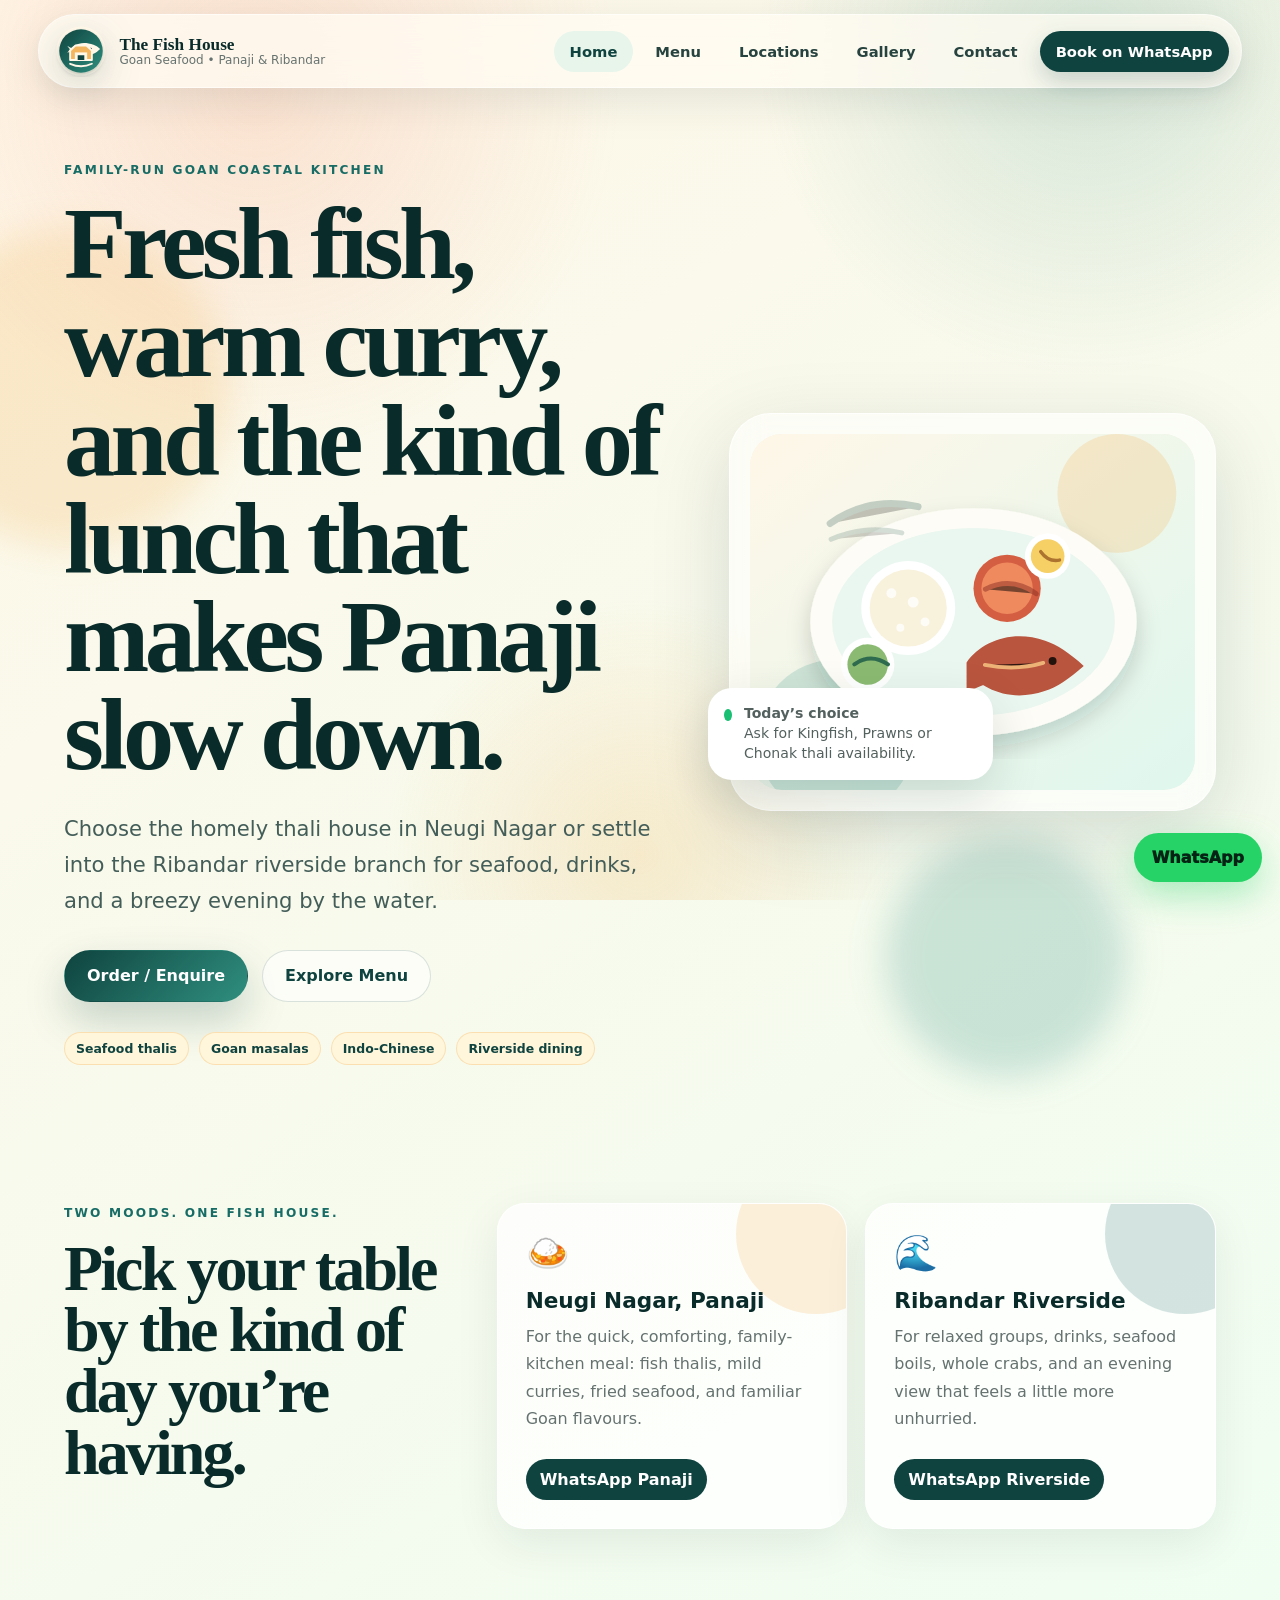
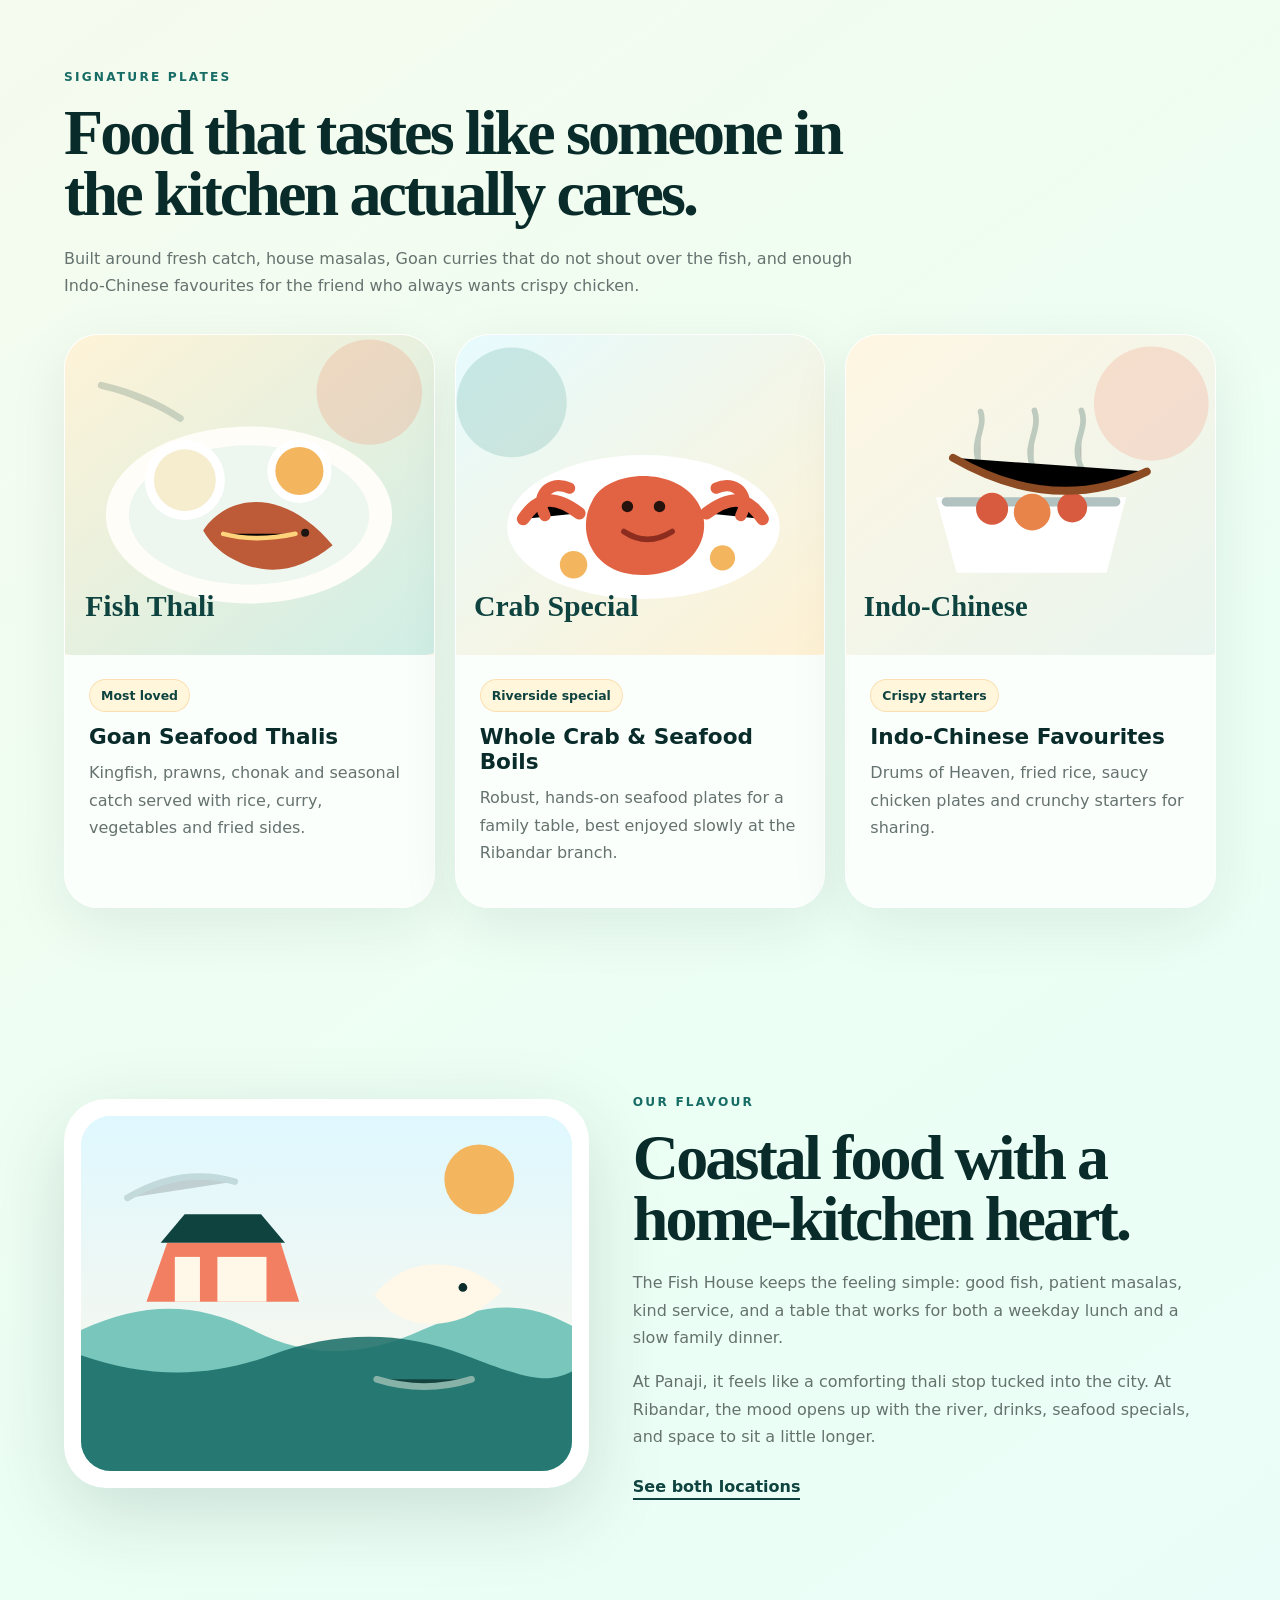
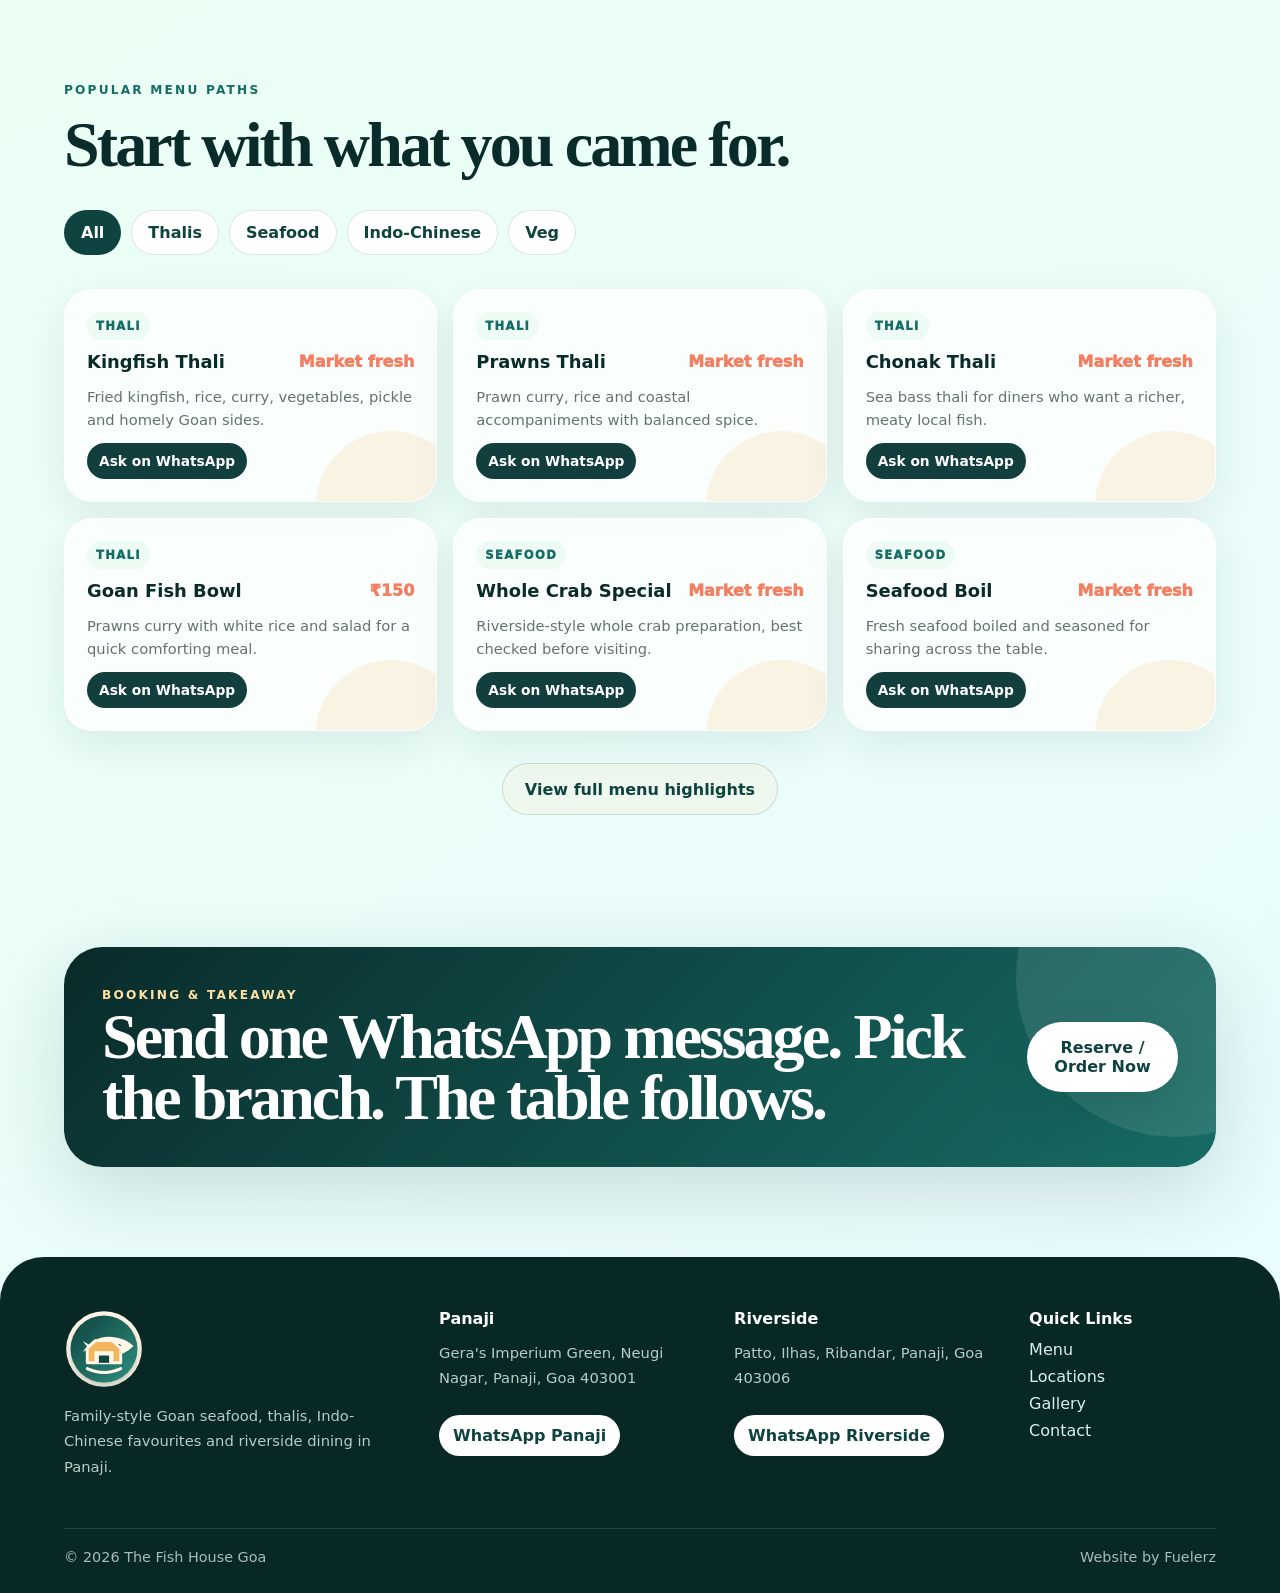
<file: index.html>
<!DOCTYPE html>
<html lang="en">
<head>
  <meta charset="UTF-8" />
  <meta name="viewport" content="width=device-width, initial-scale=1.0" />
  <title>The Fish House Goa | Family Seafood Restaurant in Panaji & Ribandar</title>
  <meta name="description" content="The Fish House Goa serves homely Goan seafood thalis in Panaji and relaxed riverside seafood dining in Ribandar. Reserve a table or order through WhatsApp." />
  <meta name="keywords" content="The Fish House Goa, Fish House Panaji, Fish House Ribandar, Goan seafood thali, seafood restaurant Panaji, riverside restaurant Goa" />
  <meta name="theme-color" content="#0f433f" />
  <link rel="canonical" href="https://thefishhousegoa.com/" />
  <link rel="icon" href="favicon.svg" type="image/svg+xml" />
  <link rel="manifest" href="site.webmanifest" />
  <meta property="og:title" content="The Fish House Goa" />
  <meta property="og:description" content="Homely Goan thalis in Panaji. Breezy riverside seafood in Ribandar." />
  <meta property="og:image" content="hero-thali.svg" />
  <meta property="og:type" content="restaurant.restaurant" />
  <link rel="stylesheet" href="style.css" />
</head>
<body>
  <div class="site-shell">
    <header class="topbar" id="topbar">
      <a class="brand" href="index.html" aria-label="The Fish House Goa home">
        <img src="logo.svg" alt="The Fish House Goa logo" />
        <span>
          <strong>The Fish House</strong>
          <small>Goan Seafood • Panaji & Ribandar</small>
        </span>
      </a>
      <button class="nav-toggle" aria-label="Open menu" aria-expanded="false">
        <span></span><span></span><span></span>
      </button>
      <nav class="nav-menu" aria-label="Main navigation">
        <a href="index.html" class="active">Home</a>
        <a href="menu.html">Menu</a>
        <a href="locations.html">Locations</a>
        <a href="gallery.html">Gallery</a>
        <a href="contact.html">Contact</a>
        <button class="nav-wa" data-whatsapp="booking">Book on WhatsApp</button>
      </nav>
    </header>

    <main>
      <section class="hero section-pad">
        <div class="hero-bg-orb orb-one"></div>
        <div class="hero-bg-orb orb-two"></div>
        <div class="hero-copy reveal">
          <p class="eyebrow">Family-run Goan coastal kitchen</p>
          <h1>Fresh fish, warm curry, and the kind of lunch that makes Panaji slow down.</h1>
          <p class="hero-lead">Choose the homely thali house in Neugi Nagar or settle into the Ribandar riverside branch for seafood, drinks, and a breezy evening by the water.</p>
          <div class="hero-actions">
            <button class="btn primary" data-whatsapp="order">Order / Enquire</button>
            <a class="btn ghost" href="menu.html">Explore Menu</a>
          </div>
          <div class="trust-row" aria-label="Restaurant highlights">
            <span>Seafood thalis</span>
            <span>Goan masalas</span>
            <span>Indo-Chinese</span>
            <span>Riverside dining</span>
          </div>
        </div>
        <div class="hero-card reveal delay-1">
          <img src="hero-thali.svg" alt="Illustrated Goan fish thali with rice, curry and fried fish" />
          <div class="hero-note">
            <span class="pulse-dot"></span>
            <p><strong>Today’s choice</strong><br/>Ask for Kingfish, Prawns or Chonak thali availability.</p>
          </div>
        </div>
      </section>

      <section class="choice-panel section-pad slim reveal">
        <div>
          <p class="eyebrow">Two moods. One Fish House.</p>
          <h2>Pick your table by the kind of day you’re having.</h2>
        </div>
        <div class="choice-grid">
          <article class="choice-card">
            <div class="choice-icon">🍛</div>
            <h3>Neugi Nagar, Panaji</h3>
            <p>For the quick, comforting, family-kitchen meal: fish thalis, mild curries, fried seafood, and familiar Goan flavours.</p>
            <button data-branch="panaji" data-whatsapp="branch">WhatsApp Panaji</button>
          </article>
          <article class="choice-card riverside">
            <div class="choice-icon">🌊</div>
            <h3>Ribandar Riverside</h3>
            <p>For relaxed groups, drinks, seafood boils, whole crabs, and an evening view that feels a little more unhurried.</p>
            <button data-branch="riverside" data-whatsapp="branch">WhatsApp Riverside</button>
          </article>
        </div>
      </section>

      <section class="signature section-pad">
        <div class="section-heading reveal">
          <p class="eyebrow">Signature plates</p>
          <h2>Food that tastes like someone in the kitchen actually cares.</h2>
          <p>Built around fresh catch, house masalas, Goan curries that do not shout over the fish, and enough Indo-Chinese favourites for the friend who always wants crispy chicken.</p>
        </div>
        <div class="signature-grid">
          <article class="food-card reveal">
            <img src="fish-thali.svg" alt="Fish thali illustration" />
            <div>
              <span>Most loved</span>
              <h3>Goan Seafood Thalis</h3>
              <p>Kingfish, prawns, chonak and seasonal catch served with rice, curry, vegetables and fried sides.</p>
            </div>
          </article>
          <article class="food-card reveal delay-1">
            <img src="crab-boil.svg" alt="Crab seafood boil illustration" />
            <div>
              <span>Riverside special</span>
              <h3>Whole Crab & Seafood Boils</h3>
              <p>Robust, hands-on seafood plates for a family table, best enjoyed slowly at the Ribandar branch.</p>
            </div>
          </article>
          <article class="food-card reveal delay-2">
            <img src="indo-chinese.svg" alt="Indo Chinese starter illustration" />
            <div>
              <span>Crispy starters</span>
              <h3>Indo-Chinese Favourites</h3>
              <p>Drums of Heaven, fried rice, saucy chicken plates and crunchy starters for sharing.</p>
            </div>
          </article>
        </div>
      </section>

      <section class="story section-pad reveal">
        <div class="story-image">
          <img src="riverside.svg" alt="The Fish House riverside dining illustration" />
        </div>
        <div class="story-copy">
          <p class="eyebrow">Our flavour</p>
          <h2>Coastal food with a home-kitchen heart.</h2>
          <p>The Fish House keeps the feeling simple: good fish, patient masalas, kind service, and a table that works for both a weekday lunch and a slow family dinner.</p>
          <p>At Panaji, it feels like a comforting thali stop tucked into the city. At Ribandar, the mood opens up with the river, drinks, seafood specials, and space to sit a little longer.</p>
          <a class="text-link" href="locations.html">See both locations</a>
        </div>
      </section>

      <section class="menu-preview section-pad">
        <div class="section-heading reveal">
          <p class="eyebrow">Popular menu paths</p>
          <h2>Start with what you came for.</h2>
        </div>
        <div class="preview-tabs reveal" role="tablist" aria-label="Menu categories">
          <button class="tab active" data-filter="all">All</button>
          <button class="tab" data-filter="thali">Thalis</button>
          <button class="tab" data-filter="seafood">Seafood</button>
          <button class="tab" data-filter="chinese">Indo-Chinese</button>
          <button class="tab" data-filter="veg">Veg</button>
        </div>
        <div class="menu-grid" id="homeMenuGrid"></div>
        <div class="center reveal">
          <a class="btn ghost dark" href="menu.html">View full menu highlights</a>
        </div>
      </section>

      <section class="cta-band reveal">
        <div>
          <p class="eyebrow">Booking & takeaway</p>
          <h2>Send one WhatsApp message. Pick the branch. The table follows.</h2>
        </div>
        <button class="btn primary light" data-whatsapp="booking">Reserve / Order Now</button>
      </section>
    </main>

    <footer class="footer">
      <div class="footer-grid">
        <div>
          <img src="logo.svg" alt="The Fish House Goa logo" class="footer-logo" />
          <p>Family-style Goan seafood, thalis, Indo-Chinese favourites and riverside dining in Panaji.</p>
        </div>
        <div>
          <h4>Panaji</h4>
          <p>Gera's Imperium Green, Neugi Nagar, Panaji, Goa 403001</p>
          <button data-branch="panaji" data-whatsapp="branch">WhatsApp Panaji</button>
        </div>
        <div>
          <h4>Riverside</h4>
          <p>Patto, Ilhas, Ribandar, Panaji, Goa 403006</p>
          <button data-branch="riverside" data-whatsapp="branch">WhatsApp Riverside</button>
        </div>
        <div>
          <h4>Quick Links</h4>
          <a href="menu.html">Menu</a>
          <a href="locations.html">Locations</a>
          <a href="gallery.html">Gallery</a>
          <a href="contact.html">Contact</a>
        </div>
      </div>
      <div class="footer-bottom">
        <span>© <span id="year"></span> The Fish House Goa</span>
        <span>Website by Fuelerz</span>
      </div>
    </footer>
  </div>
  <button class="floating-wa" data-whatsapp="booking" aria-label="Open WhatsApp booking">WhatsApp</button>
  <script src="script.js"></script>
</body>
</html>
</file>
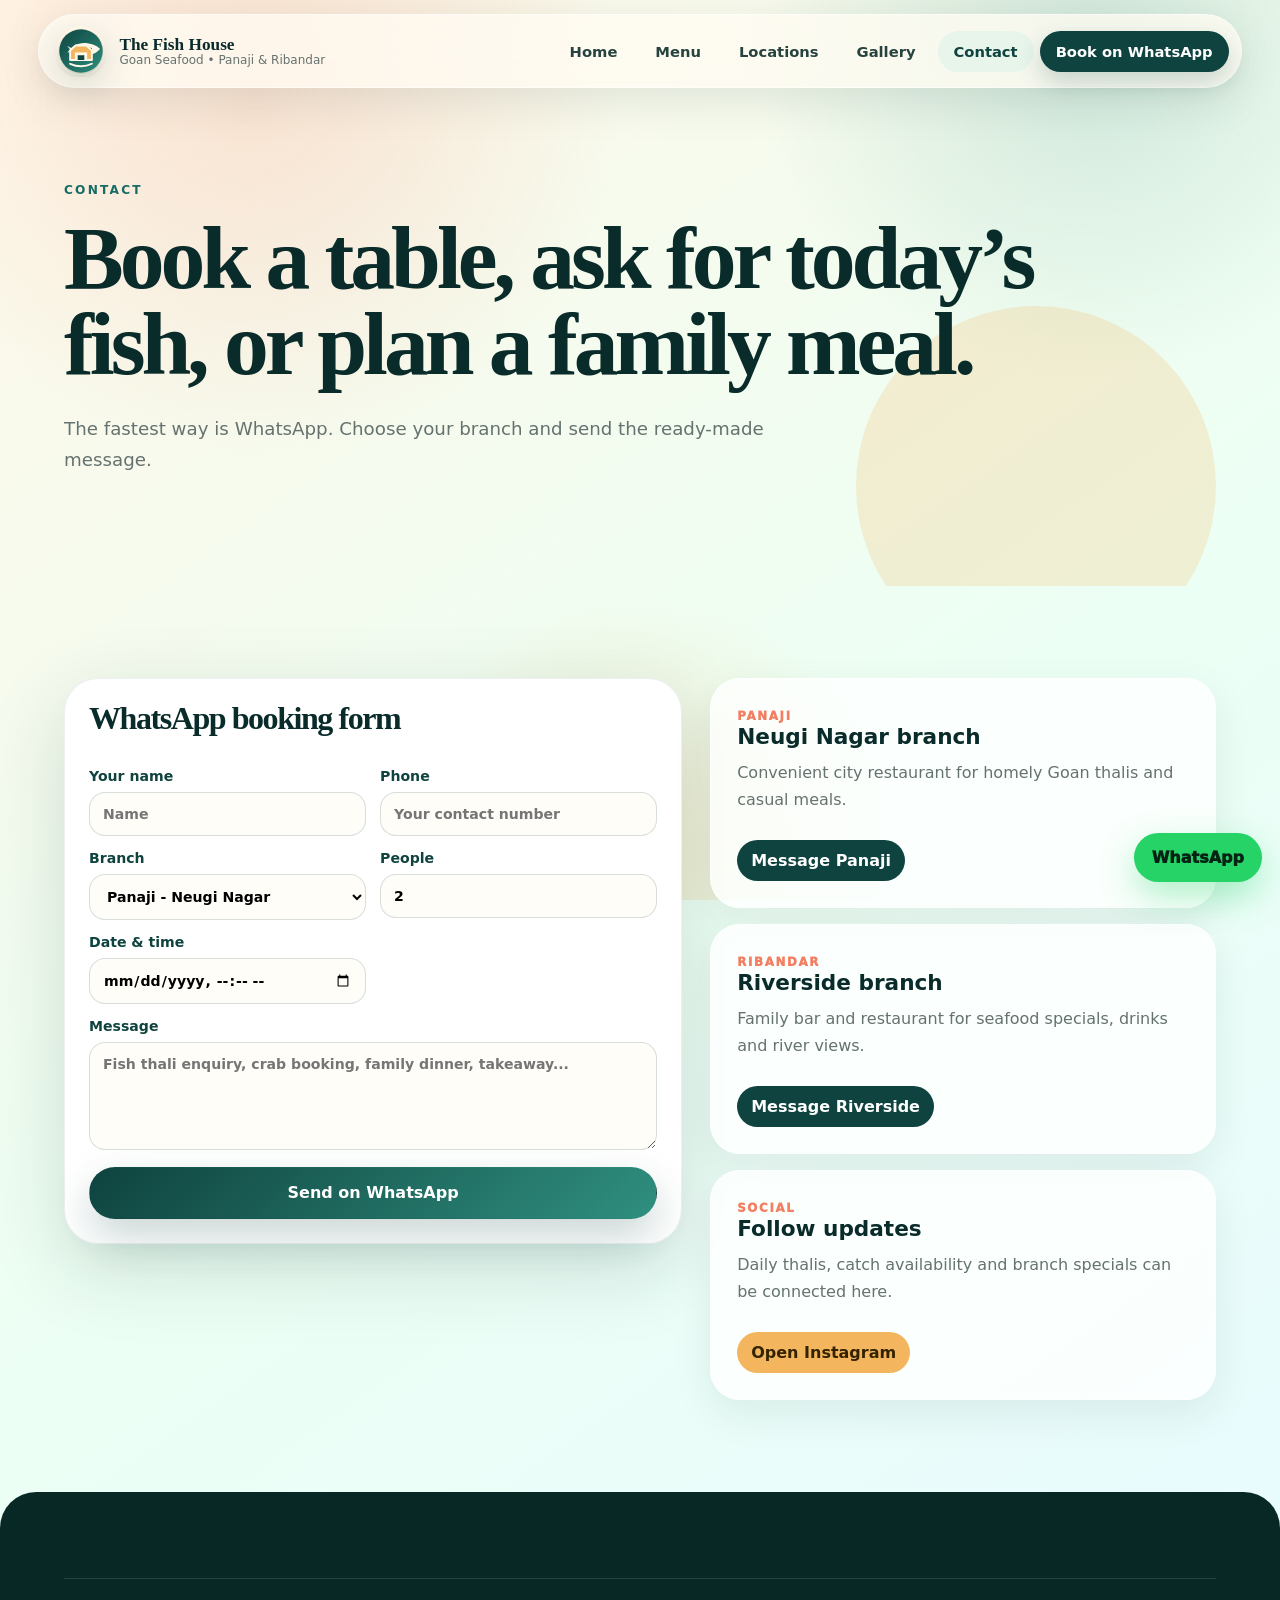
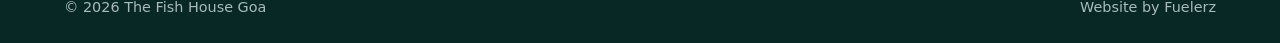
<file: contact.html>
<!DOCTYPE html>
<html lang="en">
<head>
  <meta charset="UTF-8" />
  <meta name="viewport" content="width=device-width, initial-scale=1.0" />
  <title>Contact & Bookings | The Fish House Goa</title>
  <meta name="description" content="Contact The Fish House Goa for reservations, takeaway, seafood thalis, Riverside bookings, family dinners and WhatsApp enquiries." />
  <meta name="theme-color" content="#0f433f" />
  <link rel="icon" href="favicon.svg" type="image/svg+xml" />
  <link rel="stylesheet" href="style.css" />
</head>
<body>
  <div class="site-shell">
    <header class="topbar" id="topbar">
      <a class="brand" href="index.html"><img src="logo.svg" alt="The Fish House Goa logo" /><span><strong>The Fish House</strong><small>Goan Seafood • Panaji & Ribandar</small></span></a>
      <button class="nav-toggle" aria-label="Open menu" aria-expanded="false"><span></span><span></span><span></span></button>
      <nav class="nav-menu" aria-label="Main navigation">
        <a href="index.html">Home</a><a href="menu.html">Menu</a><a href="locations.html">Locations</a><a href="gallery.html">Gallery</a><a href="contact.html" class="active">Contact</a><button class="nav-wa" data-whatsapp="booking">Book on WhatsApp</button>
      </nav>
    </header>

    <main>
      <section class="page-hero contact-hero section-pad reveal">
        <p class="eyebrow">Contact</p>
        <h1>Book a table, ask for today’s fish, or plan a family meal.</h1>
        <p>The fastest way is WhatsApp. Choose your branch and send the ready-made message.</p>
      </section>

      <section class="contact-layout section-pad">
        <form class="contact-form reveal" id="bookingForm">
          <h2>WhatsApp booking form</h2>
          <label>Your name
            <input name="name" type="text" placeholder="Name" required />
          </label>
          <label>Phone
            <input name="phone" type="tel" placeholder="Your contact number" required />
          </label>
          <label>Branch
            <select name="branch">
              <option value="panaji">Panaji - Neugi Nagar</option>
              <option value="riverside">Riverside - Ribandar</option>
            </select>
          </label>
          <label>People
            <input name="people" type="number" min="1" value="2" />
          </label>
          <label>Date & time
            <input name="datetime" type="datetime-local" />
          </label>
          <label>Message
            <textarea name="message" rows="5" placeholder="Fish thali enquiry, crab booking, family dinner, takeaway..."></textarea>
          </label>
          <button class="btn primary" type="submit">Send on WhatsApp</button>
        </form>

        <div class="contact-cards reveal delay-1">
          <article>
            <span>Panaji</span>
            <h3>Neugi Nagar branch</h3>
            <p>Convenient city restaurant for homely Goan thalis and casual meals.</p>
            <button data-branch="panaji" data-whatsapp="branch">Message Panaji</button>
          </article>
          <article>
            <span>Ribandar</span>
            <h3>Riverside branch</h3>
            <p>Family bar and restaurant for seafood specials, drinks and river views.</p>
            <button data-branch="riverside" data-whatsapp="branch">Message Riverside</button>
          </article>
          <article class="social-card">
            <span>Social</span>
            <h3>Follow updates</h3>
            <p>Daily thalis, catch availability and branch specials can be connected here.</p>
            <a href="https://www.instagram.com/thefishousegoa/" target="_blank" rel="noopener">Open Instagram</a>
          </article>
        </div>
      </section>
    </main>

    <footer class="footer mini-footer"><div class="footer-bottom"><span>© <span id="year"></span> The Fish House Goa</span><span>Website by Fuelerz</span></div></footer>
  </div>
  <button class="floating-wa" data-whatsapp="booking" aria-label="Open WhatsApp booking">WhatsApp</button>
  <script src="script.js"></script>
</body>
</html>
</file>
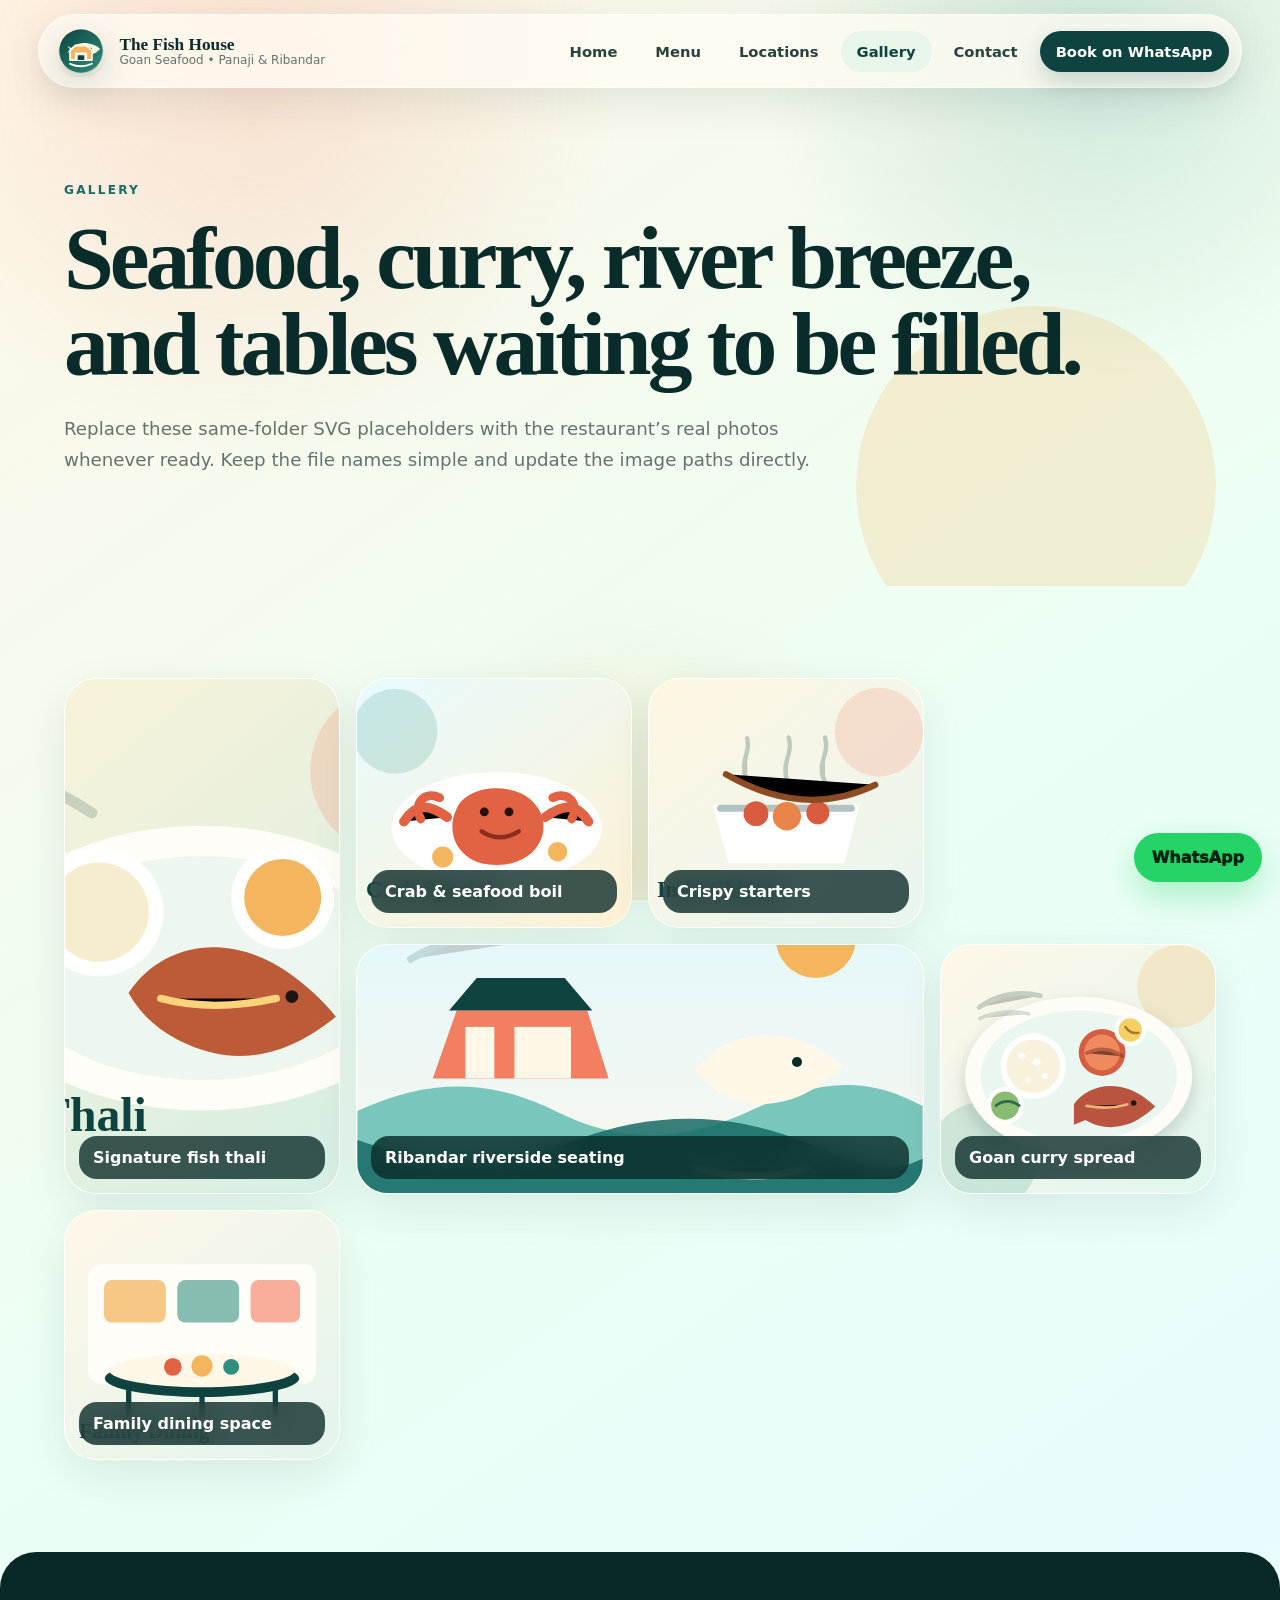
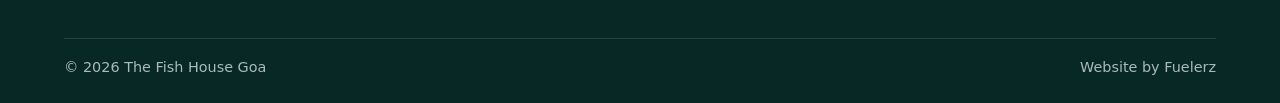
<file: gallery.html>
<!DOCTYPE html>
<html lang="en">
<head>
  <meta charset="UTF-8" />
  <meta name="viewport" content="width=device-width, initial-scale=1.0" />
  <title>Gallery | The Fish House Goa</title>
  <meta name="description" content="A visual gallery layout for The Fish House Goa with seafood thalis, riverside dining, crab specials, starters and restaurant ambience placeholders ready for client photos." />
  <meta name="theme-color" content="#0f433f" />
  <link rel="icon" href="favicon.svg" type="image/svg+xml" />
  <link rel="stylesheet" href="style.css" />
</head>
<body>
  <div class="site-shell">
    <header class="topbar" id="topbar">
      <a class="brand" href="index.html"><img src="logo.svg" alt="The Fish House Goa logo" /><span><strong>The Fish House</strong><small>Goan Seafood • Panaji & Ribandar</small></span></a>
      <button class="nav-toggle" aria-label="Open menu" aria-expanded="false"><span></span><span></span><span></span></button>
      <nav class="nav-menu" aria-label="Main navigation">
        <a href="index.html">Home</a><a href="menu.html">Menu</a><a href="locations.html">Locations</a><a href="gallery.html" class="active">Gallery</a><a href="contact.html">Contact</a><button class="nav-wa" data-whatsapp="booking">Book on WhatsApp</button>
      </nav>
    </header>

    <main>
      <section class="page-hero gallery-hero section-pad reveal">
        <p class="eyebrow">Gallery</p>
        <h1>Seafood, curry, river breeze, and tables waiting to be filled.</h1>
        <p>Replace these same-folder SVG placeholders with the restaurant’s real photos whenever ready. Keep the file names simple and update the image paths directly.</p>
      </section>

      <section class="gallery-grid section-pad">
        <figure class="gallery-item tall reveal"><img src="fish-thali.svg" alt="Fish thali placeholder" /><figcaption>Signature fish thali</figcaption></figure>
        <figure class="gallery-item reveal"><img src="crab-boil.svg" alt="Crab special placeholder" /><figcaption>Crab & seafood boil</figcaption></figure>
        <figure class="gallery-item reveal"><img src="indo-chinese.svg" alt="Indo-Chinese starter placeholder" /><figcaption>Crispy starters</figcaption></figure>
        <figure class="gallery-item wide reveal"><img src="riverside.svg" alt="Riverside dining placeholder" /><figcaption>Ribandar riverside seating</figcaption></figure>
        <figure class="gallery-item reveal"><img src="hero-thali.svg" alt="Goan thali spread placeholder" /><figcaption>Goan curry spread</figcaption></figure>
        <figure class="gallery-item reveal"><img src="restaurant-interior.svg" alt="Restaurant interior placeholder" /><figcaption>Family dining space</figcaption></figure>
      </section>
    </main>

    <footer class="footer mini-footer"><div class="footer-bottom"><span>© <span id="year"></span> The Fish House Goa</span><span>Website by Fuelerz</span></div></footer>
  </div>
  <button class="floating-wa" data-whatsapp="booking" aria-label="Open WhatsApp booking">WhatsApp</button>
  <script src="script.js"></script>
</body>
</html>
</file>
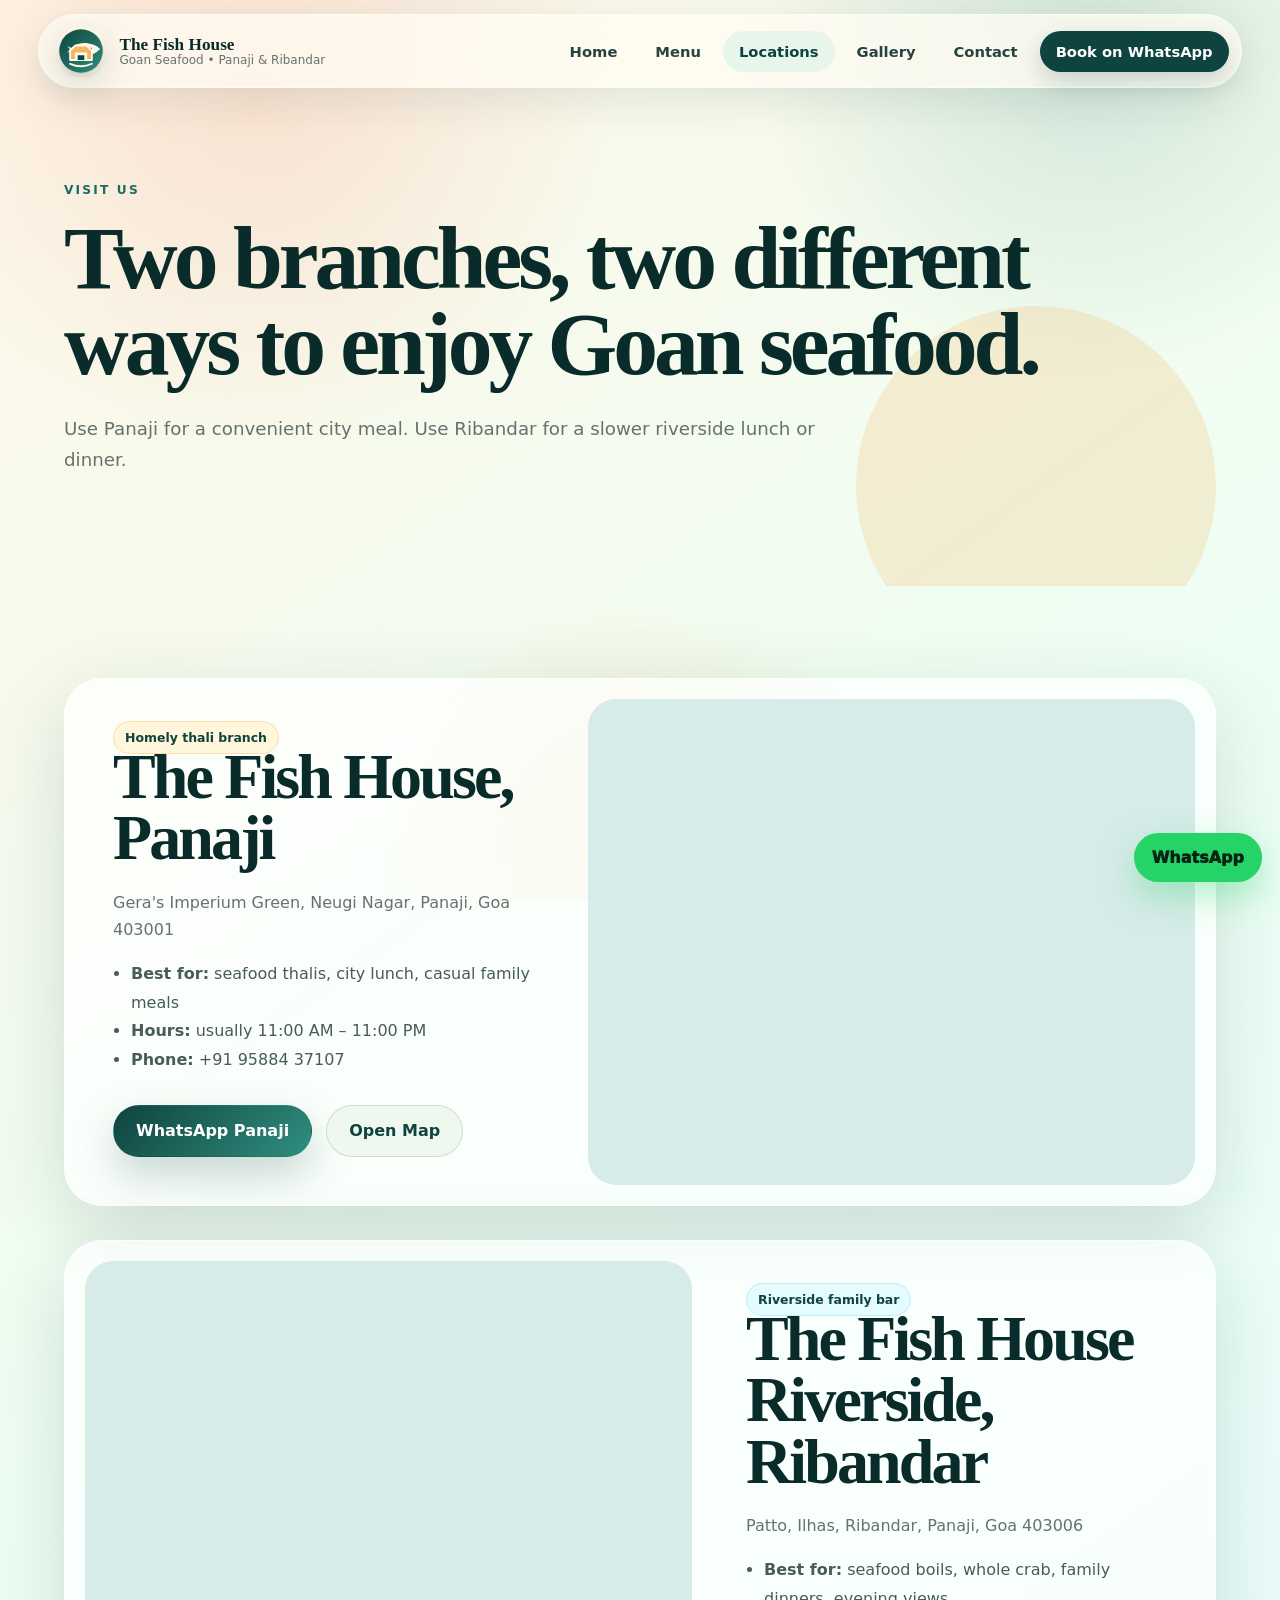
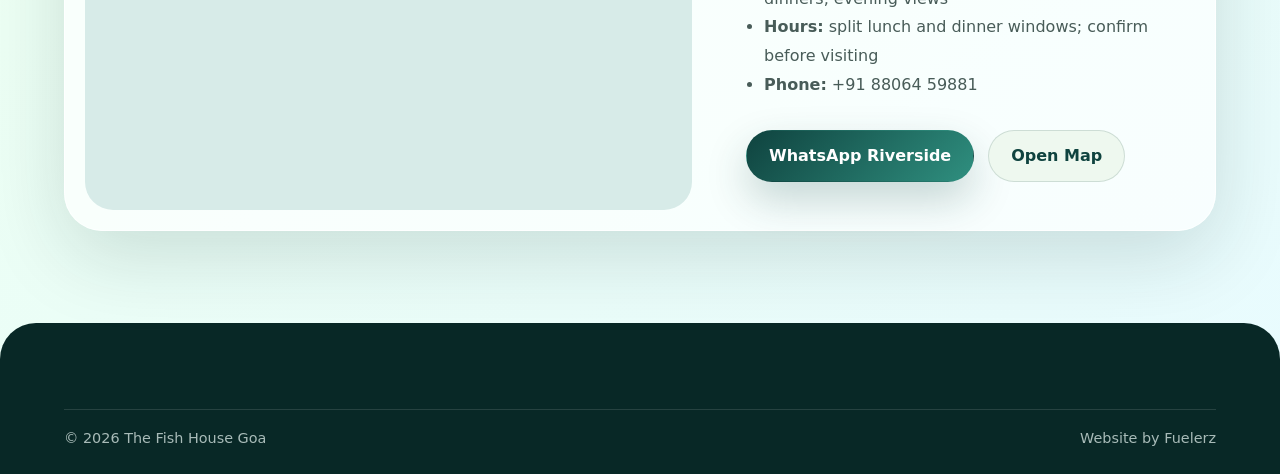
<file: locations.html>
<!DOCTYPE html>
<html lang="en">
<head>
  <meta charset="UTF-8" />
  <meta name="viewport" content="width=device-width, initial-scale=1.0" />
  <title>Locations | The Fish House Goa</title>
  <meta name="description" content="Find The Fish House Goa in Panaji Neugi Nagar and The Fish House Riverside in Ribandar with maps, timings, WhatsApp booking and directions." />
  <meta name="theme-color" content="#0f433f" />
  <link rel="icon" href="favicon.svg" type="image/svg+xml" />
  <link rel="stylesheet" href="style.css" />
</head>
<body>
  <div class="site-shell">
    <header class="topbar" id="topbar">
      <a class="brand" href="index.html"><img src="logo.svg" alt="The Fish House Goa logo" /><span><strong>The Fish House</strong><small>Goan Seafood • Panaji & Ribandar</small></span></a>
      <button class="nav-toggle" aria-label="Open menu" aria-expanded="false"><span></span><span></span><span></span></button>
      <nav class="nav-menu" aria-label="Main navigation">
        <a href="index.html">Home</a><a href="menu.html">Menu</a><a href="locations.html" class="active">Locations</a><a href="gallery.html">Gallery</a><a href="contact.html">Contact</a><button class="nav-wa" data-whatsapp="booking">Book on WhatsApp</button>
      </nav>
    </header>

    <main>
      <section class="page-hero locations-hero section-pad reveal">
        <p class="eyebrow">Visit us</p>
        <h1>Two branches, two different ways to enjoy Goan seafood.</h1>
        <p>Use Panaji for a convenient city meal. Use Ribandar for a slower riverside lunch or dinner.</p>
      </section>

      <section class="section-pad location-list">
        <article class="location-card reveal">
          <div class="location-info">
            <span class="tag">Homely thali branch</span>
            <h2>The Fish House, Panaji</h2>
            <p>Gera's Imperium Green, Neugi Nagar, Panaji, Goa 403001</p>
            <ul>
              <li><strong>Best for:</strong> seafood thalis, city lunch, casual family meals</li>
              <li><strong>Hours:</strong> usually 11:00 AM – 11:00 PM</li>
              <li><strong>Phone:</strong> +91 95884 37107</li>
            </ul>
            <div class="location-actions">
              <button class="btn primary" data-branch="panaji" data-whatsapp="branch">WhatsApp Panaji</button>
              <a class="btn ghost dark" href="https://www.google.com/maps/search/?api=1&query=The%20Fish%20House%20Gera%27s%20Imperium%20Green%20Neugi%20Nagar%20Panaji%20Goa" target="_blank" rel="noopener">Open Map</a>
            </div>
          </div>
          <div class="map-card">
            <iframe title="Map to The Fish House Panaji" loading="lazy" src="https://www.google.com/maps?q=The%20Fish%20House%20Gera%27s%20Imperium%20Green%20Neugi%20Nagar%20Panaji%20Goa&output=embed"></iframe>
          </div>
        </article>

        <article class="location-card reverse reveal">
          <div class="location-info">
            <span class="tag riverside-tag">Riverside family bar</span>
            <h2>The Fish House Riverside, Ribandar</h2>
            <p>Patto, Ilhas, Ribandar, Panaji, Goa 403006</p>
            <ul>
              <li><strong>Best for:</strong> seafood boils, whole crab, family dinners, evening views</li>
              <li><strong>Hours:</strong> split lunch and dinner windows; confirm before visiting</li>
              <li><strong>Phone:</strong> +91 88064 59881</li>
            </ul>
            <div class="location-actions">
              <button class="btn primary" data-branch="riverside" data-whatsapp="branch">WhatsApp Riverside</button>
              <a class="btn ghost dark" href="https://www.google.com/maps/search/?api=1&query=The%20Fish%20House%20Riverside%20Family%20Bar%20Restaurant%20Ribandar%20Goa" target="_blank" rel="noopener">Open Map</a>
            </div>
          </div>
          <div class="map-card">
            <iframe title="Map to The Fish House Riverside Ribandar" loading="lazy" src="https://www.google.com/maps?q=The%20Fish%20House%20Riverside%20Family%20Bar%20Restaurant%20Ribandar%20Goa&output=embed"></iframe>
          </div>
        </article>
      </section>
    </main>

    <footer class="footer mini-footer"><div class="footer-bottom"><span>© <span id="year"></span> The Fish House Goa</span><span>Website by Fuelerz</span></div></footer>
  </div>
  <button class="floating-wa" data-whatsapp="booking" aria-label="Open WhatsApp booking">WhatsApp</button>
  <script src="script.js"></script>
</body>
</html>
</file>
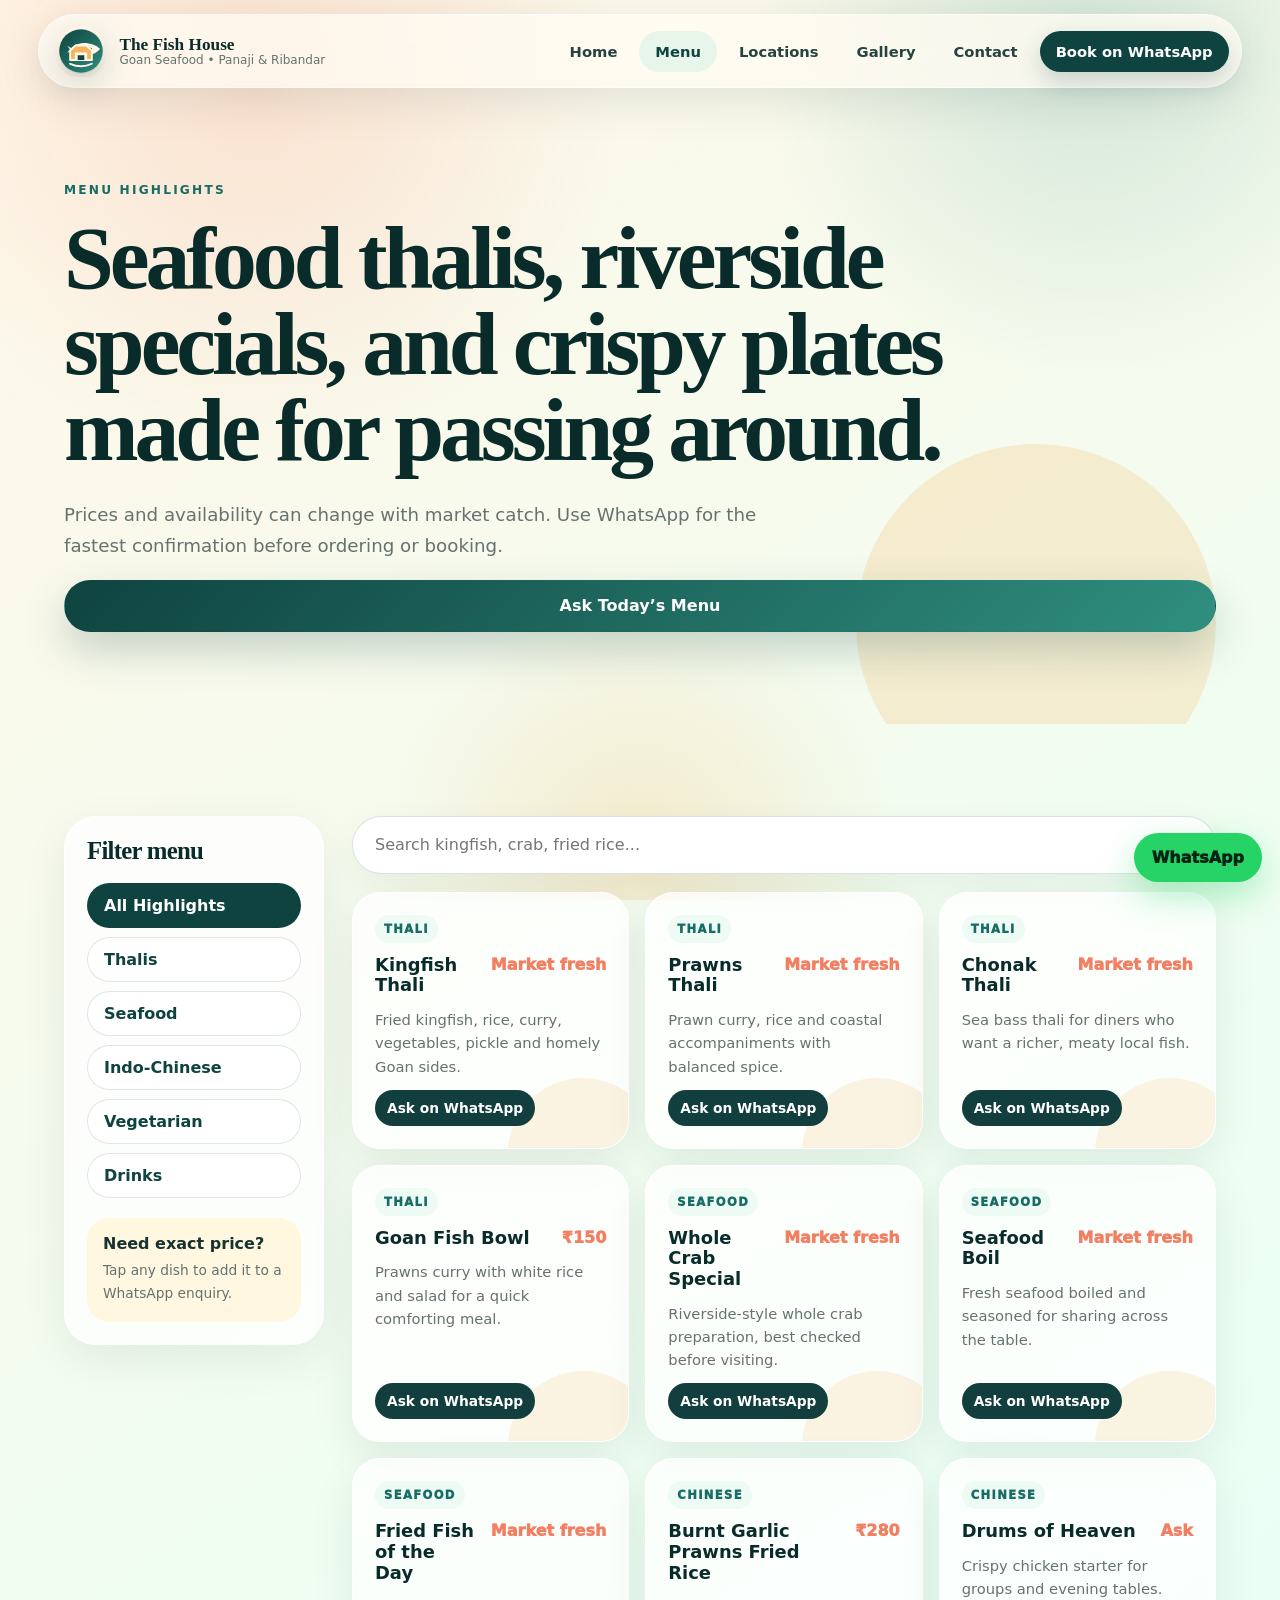
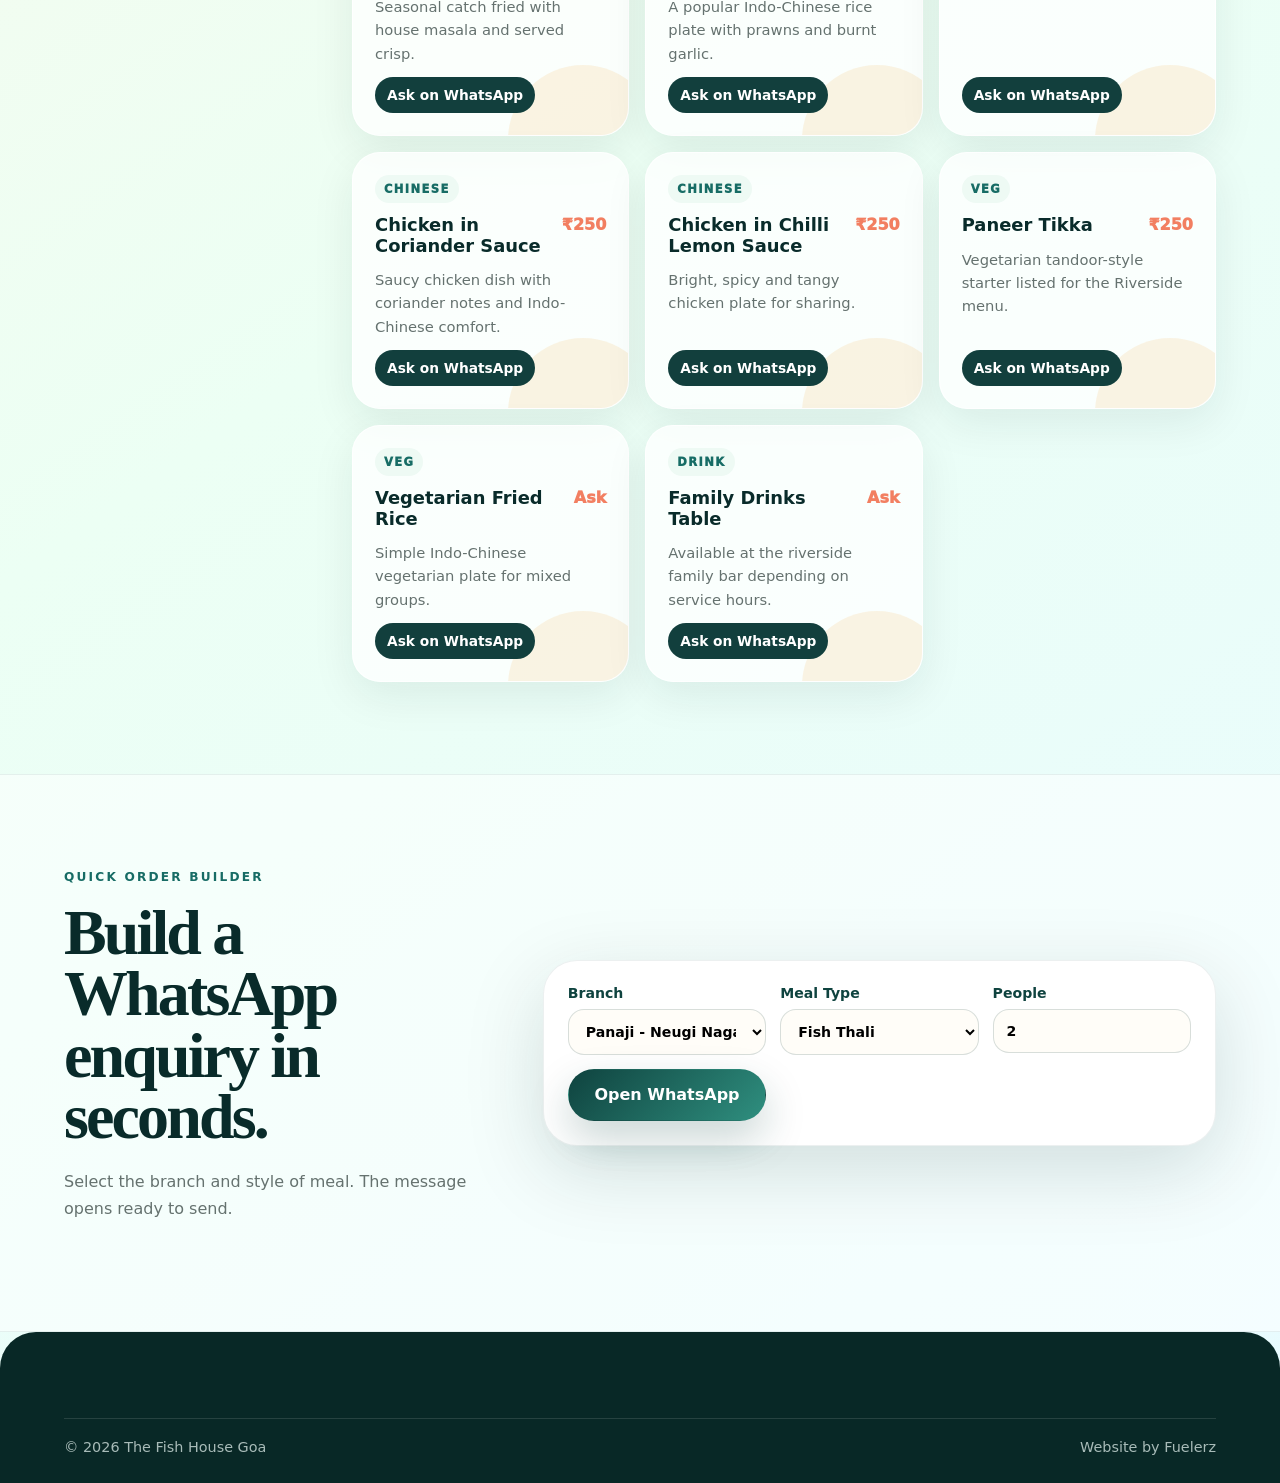
<file: menu.html>
<!DOCTYPE html>
<html lang="en">
<head>
  <meta charset="UTF-8" />
  <meta name="viewport" content="width=device-width, initial-scale=1.0" />
  <title>Menu Highlights | The Fish House Goa</title>
  <meta name="description" content="Explore Fish House Goa menu highlights: seafood thalis, Goan curries, crab specials, Indo-Chinese starters, vegetarian options and family sharing plates." />
  <meta name="theme-color" content="#0f433f" />
  <link rel="icon" href="favicon.svg" type="image/svg+xml" />
  <link rel="stylesheet" href="style.css" />
</head>
<body>
  <div class="site-shell">
    <header class="topbar" id="topbar">
      <a class="brand" href="index.html"><img src="logo.svg" alt="The Fish House Goa logo" /><span><strong>The Fish House</strong><small>Goan Seafood • Panaji & Ribandar</small></span></a>
      <button class="nav-toggle" aria-label="Open menu" aria-expanded="false"><span></span><span></span><span></span></button>
      <nav class="nav-menu" aria-label="Main navigation">
        <a href="index.html">Home</a><a href="menu.html" class="active">Menu</a><a href="locations.html">Locations</a><a href="gallery.html">Gallery</a><a href="contact.html">Contact</a><button class="nav-wa" data-whatsapp="booking">Book on WhatsApp</button>
      </nav>
    </header>

    <main>
      <section class="page-hero menu-hero section-pad reveal">
        <p class="eyebrow">Menu highlights</p>
        <h1>Seafood thalis, riverside specials, and crispy plates made for passing around.</h1>
        <p>Prices and availability can change with market catch. Use WhatsApp for the fastest confirmation before ordering or booking.</p>
        <button class="btn primary" data-whatsapp="order">Ask Today’s Menu</button>
      </section>

      <section class="section-pad menu-page-wrap">
        <aside class="menu-side reveal">
          <h2>Filter menu</h2>
          <button class="menu-filter active" data-filter="all">All Highlights</button>
          <button class="menu-filter" data-filter="thali">Thalis</button>
          <button class="menu-filter" data-filter="seafood">Seafood</button>
          <button class="menu-filter" data-filter="chinese">Indo-Chinese</button>
          <button class="menu-filter" data-filter="veg">Vegetarian</button>
          <button class="menu-filter" data-filter="drink">Drinks</button>
          <div class="side-note">
            <strong>Need exact price?</strong>
            <p>Tap any dish to add it to a WhatsApp enquiry.</p>
          </div>
        </aside>
        <div>
          <div class="search-box reveal">
            <input id="menuSearch" type="search" placeholder="Search kingfish, crab, fried rice..." aria-label="Search menu" />
          </div>
          <div class="menu-grid menu-full" id="fullMenuGrid"></div>
        </div>
      </section>

      <section class="thali-builder section-pad reveal">
        <div>
          <p class="eyebrow">Quick order builder</p>
          <h2>Build a WhatsApp enquiry in seconds.</h2>
          <p>Select the branch and style of meal. The message opens ready to send.</p>
        </div>
        <form class="builder-form" id="orderBuilder">
          <label>Branch
            <select name="branch">
              <option value="panaji">Panaji - Neugi Nagar</option>
              <option value="riverside">Ribandar - Riverside</option>
            </select>
          </label>
          <label>Meal Type
            <select name="meal">
              <option>Fish Thali</option>
              <option>Prawns Thali</option>
              <option>Chonak Thali</option>
              <option>Crab / Seafood Boil</option>
              <option>Indo-Chinese Starters</option>
              <option>Family Dinner Booking</option>
            </select>
          </label>
          <label>People
            <input name="people" type="number" min="1" value="2" />
          </label>
          <button class="btn primary" type="submit">Open WhatsApp</button>
        </form>
      </section>
    </main>

    <footer class="footer mini-footer"><div class="footer-bottom"><span>© <span id="year"></span> The Fish House Goa</span><span>Website by Fuelerz</span></div></footer>
  </div>
  <button class="floating-wa" data-whatsapp="booking" aria-label="Open WhatsApp booking">WhatsApp</button>
  <script src="script.js"></script>
</body>
</html>
</file>
<file: style.css>
:root{
  --deep:#092b2a;
  --teal:#0f433f;
  --sea:#176c65;
  --leaf:#2f8f7f;
  --gold:#f3b65f;
  --coral:#f27f61;
  --cream:#fff7e8;
  --paper:#fffbf2;
  --ink:#173331;
  --muted:#65726f;
  --line:rgba(15,67,63,.14);
  --shadow:0 24px 80px rgba(9,43,42,.15);
  --radius:28px;
}
*{box-sizing:border-box}
html{scroll-behavior:smooth}
body{margin:0;font-family:Inter, ui-sans-serif, system-ui, -apple-system, BlinkMacSystemFont, "Segoe UI", sans-serif;background:linear-gradient(145deg,#fff7e8 0%,#ecfff4 55%,#e8fbff 100%);color:var(--ink);overflow-x:hidden}
body:before{content:"";position:fixed;inset:0;z-index:-2;background-image:radial-gradient(circle at 20% 10%,rgba(242,127,97,.18),transparent 28%),radial-gradient(circle at 85% 5%,rgba(47,143,127,.18),transparent 24%),radial-gradient(circle at 50% 95%,rgba(243,182,95,.24),transparent 24%)}
a{color:inherit;text-decoration:none}
img{max-width:100%;display:block}
button,input,select,textarea{font:inherit}
button{cursor:pointer;border:0;background:none;color:inherit}
.site-shell{width:min(1440px,100%);margin:auto;min-height:100vh;position:relative}
.section-pad{padding:92px clamp(18px,5vw,76px)}
.slim{padding-top:46px;padding-bottom:46px}
.topbar{position:sticky;top:14px;z-index:50;margin:14px clamp(12px,3vw,40px) 0;padding:10px 12px 10px 16px;display:flex;align-items:center;justify-content:space-between;border:1px solid rgba(255,255,255,.55);background:rgba(255,251,242,.76);backdrop-filter:blur(20px);border-radius:999px;box-shadow:0 12px 45px rgba(9,43,42,.10);transition:.28s ease}
.topbar.scrolled{background:rgba(255,251,242,.94);box-shadow:0 18px 60px rgba(9,43,42,.14)}
.brand{display:flex;align-items:center;gap:12px;min-width:0}
.brand img{width:52px;height:52px;filter:drop-shadow(0 10px 18px rgba(15,67,63,.18))}
.brand span{display:flex;flex-direction:column;line-height:1.1}
.brand strong{font-family:Georgia,serif;font-size:1.08rem;color:var(--deep);white-space:nowrap}
.brand small{font-size:.75rem;color:var(--muted);white-space:nowrap}
.nav-menu{display:flex;align-items:center;gap:6px}
.nav-menu a,.nav-wa{padding:12px 16px;border-radius:999px;color:#27433f;font-weight:750;font-size:.92rem;transition:.25s ease}
.nav-menu a:hover,.nav-menu a.active{background:#e7f5eb;color:var(--teal)}
.nav-wa{background:var(--teal);color:#fff;box-shadow:0 10px 24px rgba(15,67,63,.2)}
.nav-wa:hover{transform:translateY(-2px);background:#0b3633}
.nav-toggle{display:none;width:44px;height:44px;border-radius:50%;background:var(--teal);align-items:center;justify-content:center;flex-direction:column;gap:4px}
.nav-toggle span{width:18px;height:2px;border-radius:3px;background:#fff;transition:.25s ease}
.hero{min-height:calc(100vh - 90px);display:grid;grid-template-columns:minmax(0,1.04fr) minmax(320px,.82fr);align-items:center;gap:48px;position:relative;padding-top:72px}
.hero-copy{position:relative;z-index:2}
.eyebrow{margin:0 0 14px;text-transform:uppercase;letter-spacing:.18em;font-size:.76rem;font-weight:900;color:var(--sea)}
h1,h2,h3,p{margin-top:0}
h1,h2{font-family:Georgia,"Times New Roman",serif;letter-spacing:-.045em;color:var(--deep);line-height:.96}
h1{font-size:clamp(3.1rem,8vw,7.2rem);max-width:980px;margin-bottom:26px}
h2{font-size:clamp(2.2rem,5vw,4.8rem);margin-bottom:20px}
h3{font-size:1.35rem;margin-bottom:10px;color:var(--deep)}
p{color:var(--muted);line-height:1.72;font-size:1rem}
.hero-lead{font-size:clamp(1.02rem,2vw,1.32rem);max-width:720px;color:#435d59}
.hero-actions,.location-actions{display:flex;align-items:center;gap:14px;flex-wrap:wrap;margin-top:30px}
.btn{display:inline-flex;align-items:center;justify-content:center;border-radius:999px;padding:15px 22px;font-weight:900;transition:.25s ease;border:1px solid transparent;min-height:52px}
.btn.primary{background:linear-gradient(135deg,var(--teal),var(--leaf));color:#fff;box-shadow:0 18px 42px rgba(15,67,63,.22)}
.btn.primary:hover{transform:translateY(-3px);box-shadow:0 24px 54px rgba(15,67,63,.28)}
.btn.ghost{background:rgba(255,255,255,.58);border-color:rgba(15,67,63,.15);color:var(--teal)}
.btn.ghost:hover{background:#fff;transform:translateY(-3px)}
.btn.ghost.dark{background:#eef8ef}
.btn.light{background:#fff;color:var(--teal)}
.trust-row{display:flex;gap:10px;flex-wrap:wrap;margin-top:30px}
.trust-row span,.tag,.food-card span{font-size:.78rem;font-weight:900;color:var(--teal);background:#fff6dc;border:1px solid rgba(243,182,95,.35);border-radius:999px;padding:8px 11px}
.hero-card{position:relative;border-radius:42px;padding:20px;background:rgba(255,255,255,.54);border:1px solid rgba(255,255,255,.72);box-shadow:var(--shadow);backdrop-filter:blur(16px);transform:rotate(1.2deg)}
.hero-card img{border-radius:32px;background:#fff9ed;box-shadow:inset 0 0 0 1px rgba(15,67,63,.08)}
.hero-note{position:absolute;left:-22px;bottom:30px;width:min(285px,80%);display:flex;gap:12px;align-items:flex-start;padding:16px;border-radius:24px;background:#fff;box-shadow:0 18px 50px rgba(9,43,42,.14)}
.hero-note p{font-size:.88rem;line-height:1.42;margin:0;color:#53615e}
.pulse-dot{width:12px;height:12px;border-radius:50%;background:#19bf73;margin-top:5px;box-shadow:0 0 0 0 rgba(25,191,115,.45);animation:pulse 1.8s infinite}
.orb-one{position:absolute;width:320px;height:320px;background:rgba(243,182,95,.24);border-radius:50%;filter:blur(18px);left:-90px;top:140px;z-index:-1;animation:float 7s ease-in-out infinite}
.orb-two{position:absolute;width:240px;height:240px;background:rgba(47,143,127,.22);border-radius:50%;filter:blur(18px);right:12%;bottom:80px;z-index:-1;animation:float 8s ease-in-out infinite reverse}
.choice-panel{display:grid;grid-template-columns:.72fr 1.28fr;gap:28px;align-items:stretch}
.choice-grid{display:grid;grid-template-columns:repeat(2,minmax(0,1fr));gap:18px}
.choice-card{position:relative;overflow:hidden;border-radius:var(--radius);background:rgba(255,255,255,.76);padding:28px;border:1px solid rgba(255,255,255,.8);box-shadow:0 15px 45px rgba(9,43,42,.08);transition:.25s ease}
.choice-card:after{content:"";position:absolute;width:160px;height:160px;border-radius:50%;right:-50px;top:-50px;background:rgba(243,182,95,.22)}
.choice-card.riverside:after{background:rgba(23,108,101,.18)}
.choice-card:hover{transform:translateY(-6px)}
.choice-icon{font-size:2.2rem;margin-bottom:14px}
.choice-card button,.footer button,.contact-cards button,.social-card a{display:inline-flex;margin-top:10px;padding:11px 14px;border-radius:999px;background:var(--teal);color:#fff;font-weight:900}
.section-heading{max-width:820px;margin-bottom:34px}
.signature-grid{display:grid;grid-template-columns:repeat(3,minmax(0,1fr));gap:20px}
.food-card{border-radius:34px;overflow:hidden;background:rgba(255,255,255,.72);border:1px solid rgba(255,255,255,.78);box-shadow:0 18px 60px rgba(9,43,42,.08);transition:.25s ease}
.food-card:hover{transform:translateY(-7px)}
.food-card img{width:100%;aspect-ratio:1.15/1;object-fit:cover;background:#fff7e6}
.food-card div{padding:24px}
.food-card span{display:inline-block;margin-bottom:12px}
.story{display:grid;grid-template-columns:.9fr 1fr;gap:44px;align-items:center}
.story-image{border-radius:42px;overflow:hidden;background:#fff;border:1px solid rgba(255,255,255,.8);box-shadow:var(--shadow);padding:16px}
.story-image img{border-radius:30px;background:#dff5f0}
.text-link{display:inline-flex;color:var(--teal);font-weight:900;position:relative;margin-top:10px}
.text-link:after{content:"";height:2px;background:currentColor;position:absolute;left:0;right:0;bottom:-4px;transform-origin:left;transition:.25s ease}
.text-link:hover:after{transform:scaleX(.6)}
.preview-tabs{display:flex;gap:10px;overflow:auto;padding-bottom:10px;margin-bottom:24px}
.tab,.menu-filter{white-space:nowrap;border-radius:999px;background:#fff;border:1px solid rgba(15,67,63,.13);padding:12px 16px;font-weight:900;color:var(--teal);transition:.2s ease}
.tab.active,.menu-filter.active,.tab:hover,.menu-filter:hover{background:var(--teal);color:#fff}
.menu-grid{display:grid;grid-template-columns:repeat(3,minmax(0,1fr));gap:16px}
.menu-item{position:relative;display:flex;flex-direction:column;gap:12px;background:rgba(255,255,255,.76);border:1px solid rgba(255,255,255,.82);border-radius:28px;padding:22px;box-shadow:0 14px 44px rgba(9,43,42,.08);transition:.25s ease;overflow:hidden}
.menu-item:before{content:"";position:absolute;inset:auto -30px -80px auto;width:150px;height:150px;border-radius:50%;background:rgba(243,182,95,.17)}
.menu-item:hover{transform:translateY(-6px)}
.menu-item-top{display:flex;justify-content:space-between;gap:16px;align-items:flex-start}
.menu-item h3{font-size:1.12rem;line-height:1.15;margin:0}
.menu-item p{margin:0;font-size:.92rem;line-height:1.58}
.price{font-weight:950;color:var(--coral);white-space:nowrap}
.category-pill{align-self:flex-start;font-size:.72rem;text-transform:uppercase;letter-spacing:.12em;font-weight:950;color:var(--sea);background:#eefaf4;border-radius:999px;padding:7px 9px}
.item-wa{align-self:flex-start;position:relative;z-index:2;margin-top:auto;padding:10px 12px;border-radius:999px;background:#123f3d;color:#fff;font-weight:900;font-size:.86rem}
.center{text-align:center;margin-top:32px}
.cta-band{margin:40px clamp(18px,5vw,76px) 90px;padding:38px;border-radius:38px;background:linear-gradient(135deg,var(--deep),var(--sea));display:flex;align-items:center;justify-content:space-between;gap:24px;box-shadow:var(--shadow);overflow:hidden;position:relative}
.cta-band:after{content:"";position:absolute;width:320px;height:320px;border-radius:50%;right:-120px;top:-130px;background:rgba(255,255,255,.1)}
.cta-band h2,.cta-band p{color:#fff;margin-bottom:0;position:relative;z-index:1}.cta-band .eyebrow{color:#ffe0a3}.cta-band .btn{position:relative;z-index:1}
.footer{padding:52px clamp(18px,5vw,76px) 28px;background:#082826;color:#dcedea;border-radius:44px 44px 0 0;margin-top:40px}.footer-grid{display:grid;grid-template-columns:1.3fr 1fr 1fr .7fr;gap:28px}.footer-logo{width:80px;margin-bottom:14px}.footer h4{margin:0 0 12px;color:#fff}.footer p{color:#b9cbc7;font-size:.92rem}.footer a{display:block;color:#dcedea;margin:8px 0}.footer button{background:#fff;color:#0f433f}.footer-bottom{border-top:1px solid rgba(255,255,255,.12);margin-top:34px;padding-top:20px;display:flex;justify-content:space-between;gap:14px;flex-wrap:wrap;color:#a8bbb8;font-size:.9rem}.mini-footer{margin-top:0;border-radius:36px 36px 0 0}.floating-wa{position:fixed;right:18px;bottom:18px;z-index:60;background:#25d366;color:#052315;border-radius:999px;padding:15px 18px;font-weight:950;box-shadow:0 14px 35px rgba(37,211,102,.35)}
.page-hero{min-height:470px;display:flex;flex-direction:column;justify-content:center;border-radius:0 0 48px 48px;position:relative;overflow:hidden}.page-hero:after{content:"";position:absolute;right:5%;bottom:-80px;width:360px;height:360px;border-radius:50%;background:rgba(243,182,95,.22);z-index:-1}.page-hero h1{font-size:clamp(3rem,7vw,6.2rem);max-width:1050px}.page-hero p:not(.eyebrow){max-width:760px;font-size:1.14rem}.menu-page-wrap{display:grid;grid-template-columns:260px 1fr;gap:28px;align-items:start}.menu-side{position:sticky;top:106px;background:rgba(255,255,255,.74);border:1px solid rgba(255,255,255,.82);border-radius:32px;padding:22px;box-shadow:0 14px 44px rgba(9,43,42,.08)}.menu-side h2{font-size:1.55rem;letter-spacing:-.03em}.menu-filter{display:block;width:100%;text-align:left;margin-bottom:9px}.side-note{margin-top:20px;border-radius:22px;padding:16px;background:#fff7df}.side-note p{font-size:.86rem;margin:6px 0 0}.search-box{margin-bottom:18px}.search-box input{width:100%;height:58px;border:1px solid rgba(15,67,63,.15);border-radius:999px;padding:0 22px;background:#fff;box-shadow:0 12px 35px rgba(9,43,42,.06);outline:none}.search-box input:focus{border-color:var(--leaf)}.thali-builder{display:grid;grid-template-columns:.8fr 1.2fr;gap:30px;align-items:center;background:rgba(255,255,255,.52);border-block:1px solid rgba(15,67,63,.08)}.builder-form,.contact-form{display:grid;grid-template-columns:repeat(3,minmax(0,1fr));gap:14px;background:#fff;border-radius:34px;padding:24px;box-shadow:var(--shadow);border:1px solid rgba(15,67,63,.08)}.builder-form label,.contact-form label{font-weight:900;color:var(--teal);font-size:.88rem}.builder-form input,.builder-form select,.contact-form input,.contact-form select,.contact-form textarea{width:100%;margin-top:8px;border:1px solid rgba(15,67,63,.16);border-radius:16px;padding:13px;background:#fffdf8;outline:none}.builder-form .btn{align-self:end}.location-list{display:grid;gap:34px}.location-card{display:grid;grid-template-columns:.88fr 1.12fr;gap:26px;align-items:stretch;background:rgba(255,255,255,.68);border:1px solid rgba(255,255,255,.82);border-radius:38px;padding:20px;box-shadow:var(--shadow)}.location-card.reverse{grid-template-columns:1.12fr .88fr}.location-card.reverse .location-info{order:2}.location-info{padding:28px}.location-info ul{padding-left:18px;color:#485c58;line-height:1.8}.riverside-tag{background:#e4fbff!important;border-color:#c1edf4!important}.map-card{border-radius:28px;overflow:hidden;min-height:390px;background:#d7ebe8}.map-card iframe{width:100%;height:100%;min-height:390px;border:0;filter:saturate(.9) contrast(1.02)}.gallery-grid{display:grid;grid-template-columns:repeat(4,minmax(0,1fr));grid-auto-rows:250px;gap:16px}.gallery-item{position:relative;margin:0;border-radius:32px;overflow:hidden;background:#fff;box-shadow:0 15px 45px rgba(9,43,42,.09);border:1px solid rgba(255,255,255,.8)}.gallery-item img{width:100%;height:100%;object-fit:cover;background:#fff5dd;transition:.35s ease}.gallery-item:hover img{transform:scale(1.05)}.gallery-item figcaption{position:absolute;left:14px;right:14px;bottom:14px;padding:12px 14px;border-radius:18px;background:rgba(8,40,38,.78);color:#fff;font-weight:900;backdrop-filter:blur(12px)}.gallery-item.tall{grid-row:span 2}.gallery-item.wide{grid-column:span 2}.contact-layout{display:grid;grid-template-columns:1.1fr .9fr;gap:28px;align-items:start}.contact-form{grid-template-columns:repeat(2,minmax(0,1fr))}.contact-form h2{grid-column:1/-1;font-size:2rem}.contact-form label:has(textarea),.contact-form button{grid-column:1/-1}.contact-cards{display:grid;gap:16px}.contact-cards article{border-radius:30px;background:rgba(255,255,255,.78);border:1px solid rgba(255,255,255,.82);box-shadow:0 14px 40px rgba(9,43,42,.08);padding:26px}.contact-cards span{font-weight:950;color:var(--coral);text-transform:uppercase;letter-spacing:.14em;font-size:.74rem}.social-card a{background:var(--gold);color:#342300}.reveal{opacity:0;transform:translateY(22px);transition:opacity .7s ease, transform .7s ease}.reveal.visible{opacity:1;transform:none}.delay-1{transition-delay:.12s}.delay-2{transition-delay:.24s}@keyframes pulse{70%{box-shadow:0 0 0 16px rgba(25,191,115,0)}}@keyframes float{50%{transform:translateY(-18px) translateX(10px)}}
@media(max-width:980px){.topbar{border-radius:28px;align-items:center}.nav-toggle{display:flex}.nav-menu{position:absolute;top:72px;left:0;right:0;margin:auto;width:calc(100% - 16px);display:grid;grid-template-columns:1fr;background:rgba(255,251,242,.98);border:1px solid rgba(15,67,63,.1);border-radius:28px;padding:12px;box-shadow:0 20px 60px rgba(9,43,42,.16);transform:translateY(-12px) scale(.98);opacity:0;pointer-events:none;transition:.25s ease}.nav-menu.open{opacity:1;pointer-events:auto;transform:none}.nav-menu a,.nav-wa{text-align:center;width:100%}.hero,.choice-panel,.story,.thali-builder,.contact-layout,.location-card,.location-card.reverse{grid-template-columns:1fr}.hero{min-height:auto;padding-top:54px}.hero-card{max-width:560px;margin:auto}.choice-grid,.signature-grid,.menu-grid,.footer-grid{grid-template-columns:1fr 1fr}.menu-page-wrap{grid-template-columns:1fr}.menu-side{position:relative;top:0}.location-card.reverse .location-info{order:0}.gallery-grid{grid-template-columns:repeat(2,1fr)}.cta-band{align-items:flex-start;flex-direction:column}.builder-form{grid-template-columns:1fr}.contact-form{grid-template-columns:1fr}.contact-form label:has(textarea),.contact-form button{grid-column:auto}}
@media(max-width:620px){.section-pad{padding:66px 16px}.topbar{margin:10px 10px 0;padding:8px 8px 8px 10px}.brand img{width:44px;height:44px}.brand small{display:none}.brand strong{font-size:.98rem}h1{font-size:3rem}.page-hero h1{font-size:2.75rem}.hero-note{position:static;width:100%;margin-top:14px}.choice-grid,.signature-grid,.menu-grid,.footer-grid{grid-template-columns:1fr}.food-card img{aspect-ratio:1.7/1}.gallery-grid{grid-template-columns:1fr;grid-auto-rows:240px}.gallery-item.tall,.gallery-item.wide{grid-row:auto;grid-column:auto}.footer-bottom{display:grid}.floating-wa{left:16px;right:16px;text-align:center}.map-card,.map-card iframe{min-height:320px}.location-info{padding:18px}.location-card{padding:12px;border-radius:28px}}
</file>
